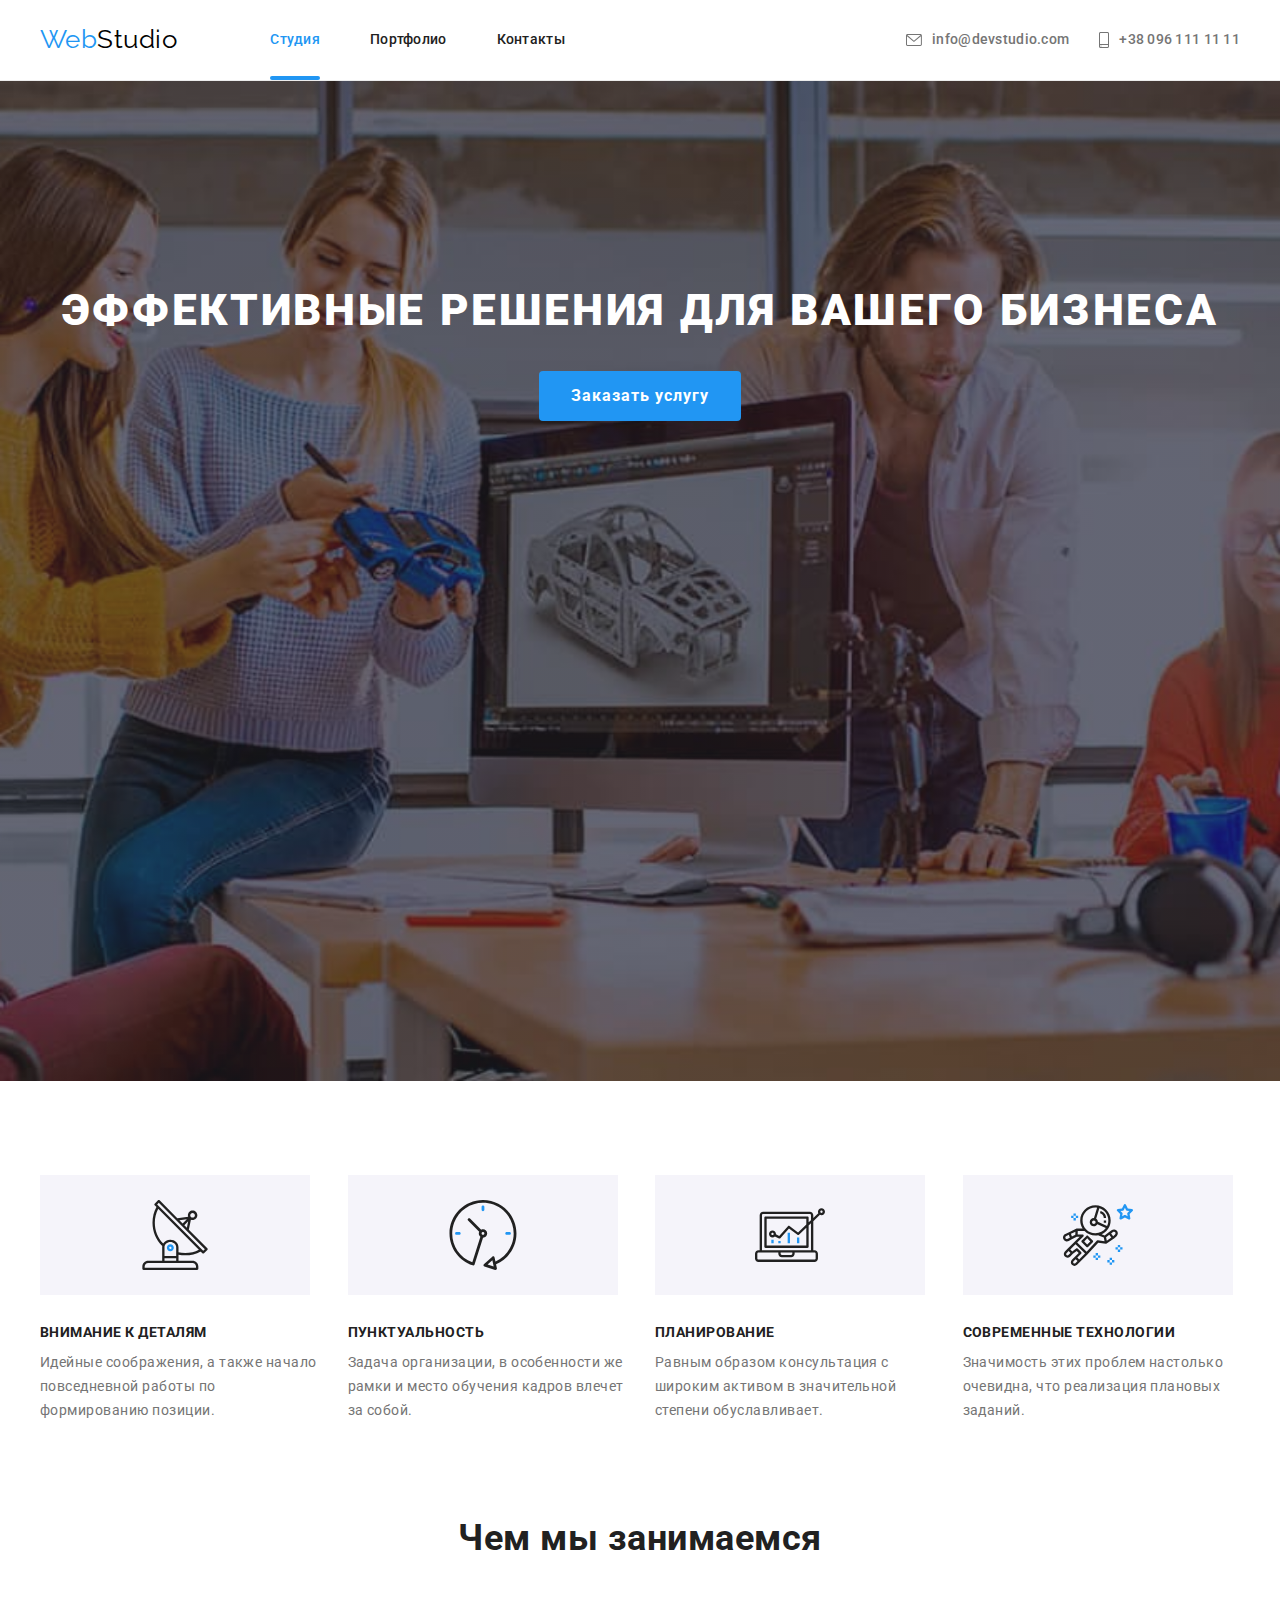
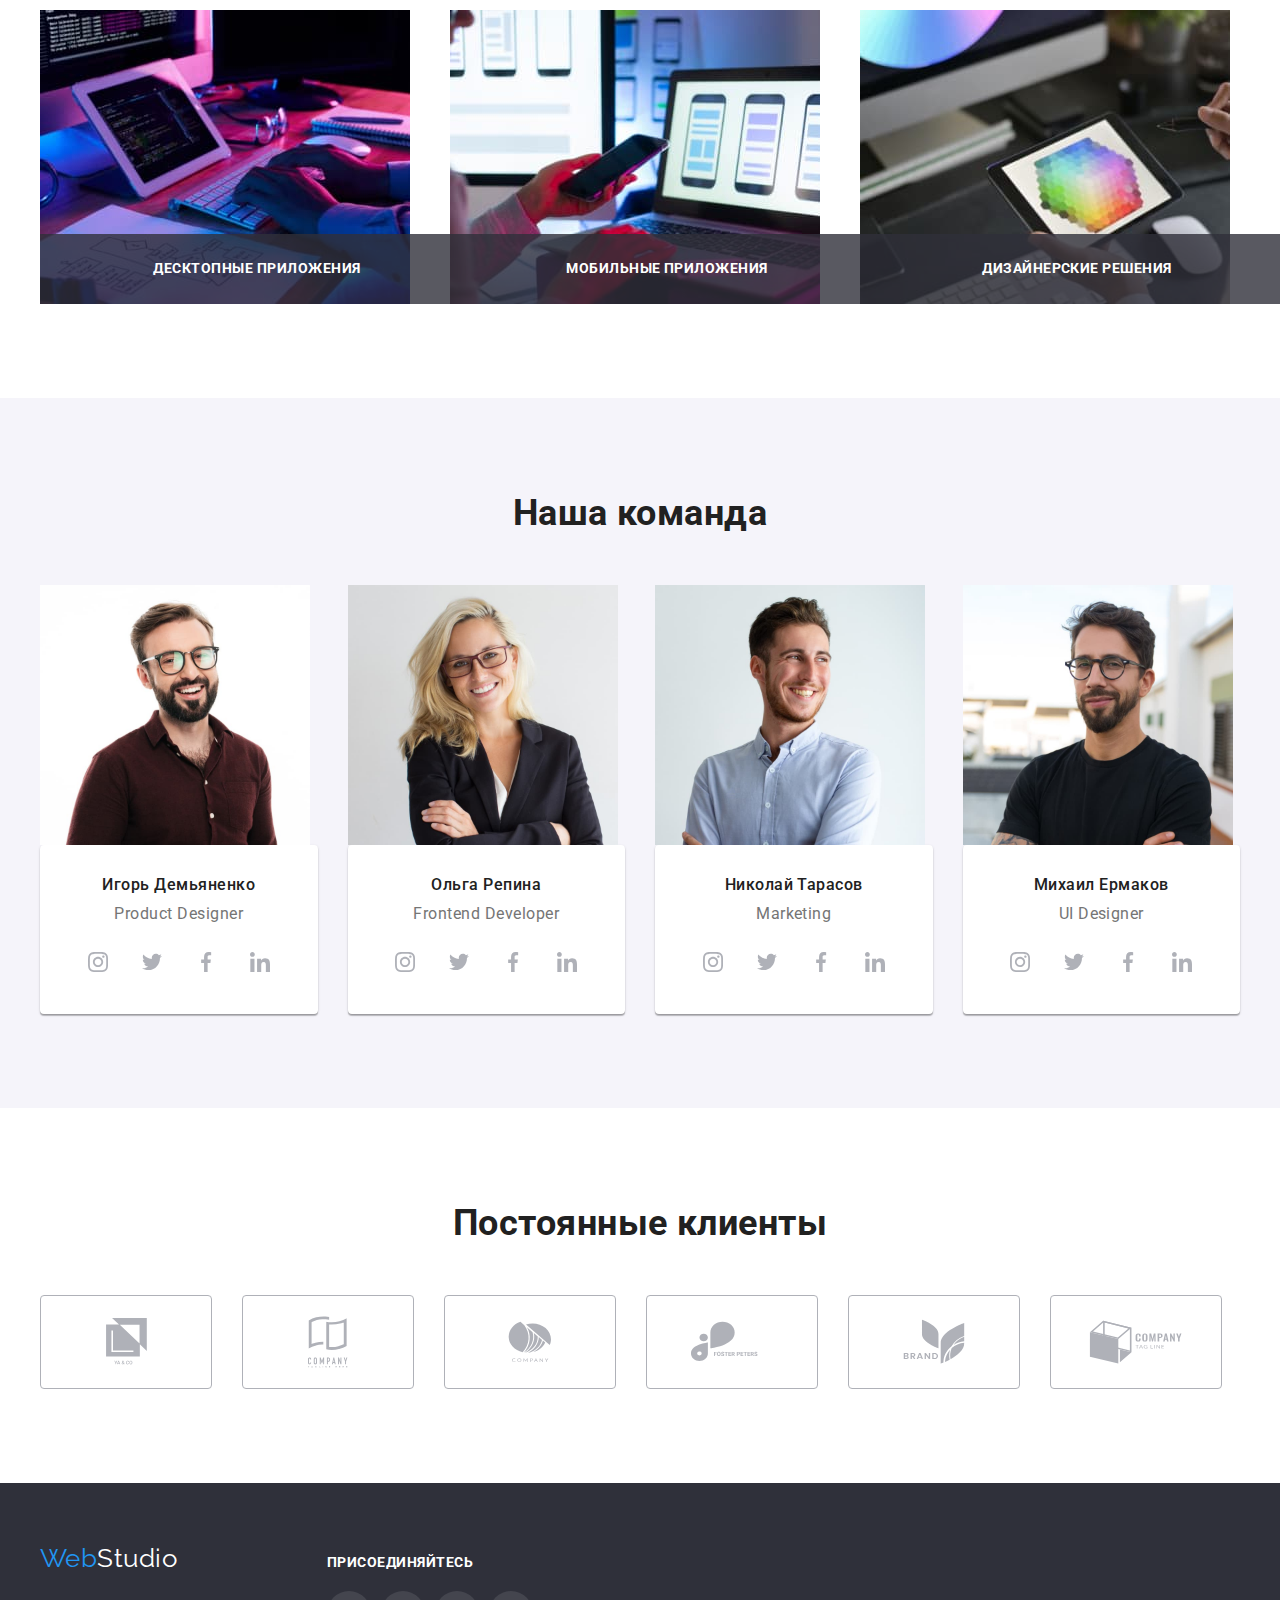
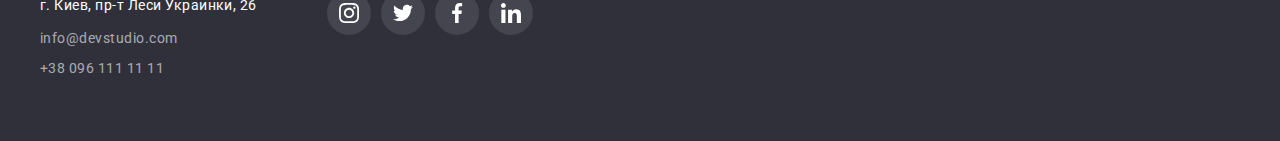
<file: index.html>
<!DOCTYPE html>
<html lang="ru">
    
    <head>
        <meta charset="UTF-8">
        <meta http-equiv="X-UA-Compatible" content="IE=edge">
        <meta name="viewport" content="width=device-width, initial-scale=1.0">
        <title>Document</title>
        <link rel="preconnect" href="https://fonts.gstatic.com">
        <link href="https://fonts.googleapis.com/css2?family=Raleway:wght@700&family=Roboto:wght@400;500;700;900&display=swap"
            rel="stylesheet">
            <link rel="stylesheet" href="https://cdnjs.cloudflare.com/ajax/libs/modern-normalize/1.0.0/modern-normalize.min.css"
                integrity="sha512-ISS7cAi1PEhQ8jnbJpJZMd29NlhNj4AWYyLOSp2CE/CsHxTCu+r+t0D2yoJudVrd0/8fTVPUVDzY5Tvli75u/g=="
                crossorigin="anonymous" />
        <link href="css/styles.css" rel="stylesheet">
    </head>

    <body>

        <!-- Верхняя линия -->

        <header class="header">
            <div class="container haeder-container">
                <nav class="navigation">
                    <a class="logo link" href="./index.html" lang="en">
                        <span class="accent">Web</span>Studio  
                    </a>
                    <ul class="site-nav-list">
                        <li class="item-list nav-item">
                            <div class="nav-item-current">
                            <a href="./index.html" lang="en" class="link nav-link current">Студия</a>
                        </div>
                    </li>
                        <li class="item-list nav-item"><a href="./portfolio.html" lang="en" class="link nav-link">Портфолио</a></li>
                        <li class="item-list nav-item"><a href="" class="link nav-link">Контакты</a></li>          
                    </ul>
                </nav>
                <ul class="contacts-list">
                    <li class="item-list" lang="en">                            
                        <a href="mailto:info@devstudio.com" class="contacts-link link mail-contacts-link"> 
                            <svg class="contacts-icon icon" width="16px" height="16px">
                                <use href="./images/icons.svg#icon-envelope"></use> 
                            </svg>info@devstudio.com
                        </a>
                    </li>
                    <li class="item-list">
                        <a href="tel:+380961111111" class="contacts-link link phone-contacts-link">
                            <svg class="contacts-icon icon" width="10px" height="16px">
                                <use href="./images/icons.svg#icon-smartphone"></use> 
                            </svg>+38 096 111 11 11
                        </a>
                    </li>                
                </ul> 
            </div>
        </header> 

        <!--Основной текст, уникальный контент-->

        <main>

            <!--Hero-->
            <section class="hero">
                <div class="container">
                    <h1 class=hero-title>Эффективные решения для вашего бизнеса</h1>
                    <button type="button" class="button primery" data-modal-open> Заказать услугу </button>
                </div>
            </section>

            <!--Особенности-->
            <section class="section section-feature">
                <div class="container">
                    <h2 class="visually-hidden"> Преимущества </h2> <!-- скрытый текст  -->
                    <ul  class="feature-section-list list">
                        <li class="item-list feature-item">
                            <div class="feature-icon"> 
                                <svg class="icon" width="70px" height="70px">
                                    <use href="./images/icons.svg#icon-antenna"></use> 
                                </svg>   
                            </div> 
                            <h3 class="section-subtitle feature-title">Внимание к деталям</h3>
                            <p class="feature-title-text text">
                                Идейные соображения, а также начало повседневной работы по формированию позиции.
                            </p>
                        </li>
                        <li class="item-list feature-item">
                            <div class="feature-icon">                            
                                <svg class="icon" width="70px" height="70px">
                                    <use href="./images/icons.svg#icon-clock"></use> 
                                </svg>
                            </div>                               
                            <h3 class="section-subtitle feature-title">Пунктуальность</h3>
                            <p class="feature-title-text text">
                                Задача организации, в особенности же рамки и место обучения кадров влечет за собой.
                            </p>
                        </li>
                        <li class="item-list feature-item">
                            <div class="feature-icon">
                                <svg class="icon" width="70px" height="70px">
                                    <use href="./images/icons.svg#icon-diagram"></use> 
                                </svg>
                            </div>
                            <h3 class="section-subtitle feature-title">Планирование</h3>
                            <p class="feature-title-text text">
                                Равным образом консультация с широким активом в значительной степени обуславливает.
                            </p>
                        </li>
                        <li class="item-list feature-item">
                            <div class="feature-icon">
                                <svg class="icon" width="70px" height="70px">
                                    <use href="./images/icons.svg#icon-astronaut"></use> 
                                </svg>
                            </div>
                            <h3 class="section-subtitle feature-title">Современные технологии</h3>
                            <p class="feature-title-text text">
                                Значимость этих проблем настолько очевидна, что реализация плановых заданий.
                            </p>
                        </li>    
                    </ul>
                </div>
            </section>

            <!--Чем мы занимаемся-->
            <section class="section box-section">
                <div class="container">
                    <h2  class="section-title">Чем мы занимаемся</h2>
                    <ul class="box-section-list list">
                        <li class="item-list box-item">
                            <img class="image-box image" src="./images/box-1.jpg" alt="Работа на ПК" width="370" height="294" />
                            <h3 class="box-subtitle">Десктопные приложения</h3>
                        </li>
                        <li class="item-list box-item">
                            <img class="image-box image" src="./images/box-2.jpg" alt="Работа на ноутбуке и смартфоне" width="370" height="294"/>
                            <h3 class="box-subtitle">Мобильные приложения</h3>
                        </li>
                        <li class="item-list box-item">
                            <img class="image-box image" src="./images/box-3.jpg" alt="Работа на планшете" width="370" height="294"/>
                            <h3 class="box-subtitle">Дизайнерские решения</h3>
                        </li>
                    </ul>
                </div>
            </section>

            <!--Команда-->
            <section class="section section-team">
                <div class="container">
                    <h2 class="section-title">Наша команда</h2>
                    <ul class="team-section-list list">
                        <li class="item-list">
                            <img class="image-team-member image" src="./images/team-member-1.jpg" alt="Игорь Демьяненко" width="270" height="260"/> <!--возможно ссылка-->                 
                                <div class="text-team-member-container">
                                    <h3 class="section-subtitle team-member">Игорь Демьяненко</h3>
                                    <p class="team-member-text text" lang="en">Product Designer</p>
                                    <ul class="icon-list list">
                                        <li class="item-list">
                                            <a class="link social-link" href=""> 
                                                <svg class="social-icon icon" width="20px" height="20px">
                                                    <use href="./images/icons.svg#icon-instagram"></use> 
                                                </svg> 
                                            </a>
                                        </li>
                                        <li class="item-list">
                                            <a class="link social-link" href="">
                                                <svg class="social-icon icon" width="20px" height="20px">
                                                    <use href="./images/icons.svg#icon-twitter"></use> 
                                                </svg>
                                            </a>
                                        </li>
                                        <li class="item-list">
                                            <a class="link social-link" href="">
                                                <svg class="social-icon icon" width="20px" height="20px">
                                                    <use href="./images/icons.svg#icon-facebook"></use> 
                                                </svg>
                                            </a>
                                        </li>
                                        <li class="item-list">
                                            <a class="link social-link" href="">
                                                <svg class="social-icon icon" width="20px" height="20px">
                                                    <use href="./images/icons.svg#icon-linkedin"></use> 
                                                </svg>
                                            </a>
                                        </li>
                                    </ul>
                                </div>                            
                        </li>
                        <li class="item-list">
                            <img class="image-team-member image" src="./images/team-member-2.jpg" alt="Ольга Репина" width="270" height="260"/>
                                <div class="text-team-member-container">
                                    <h3 class="section-subtitle team-member">Ольга Репина</h3>
                                    <p class="team-member-text text" lang="en">Frontend Developer</p>
                                    <ul class="icon-list list">
                                        <li class="item-list">
                                            <a class="link social-link" href=""> 
                                                <svg class="social-icon icon" width="20px" height="20px">
                                                    <use href="./images/icons.svg#icon-instagram"></use> 
                                                </svg> 
                                            </a>
                                        </li>
                                        <li class="item-list">
                                            <a class="link social-link" href="">
                                                <svg class="social-icon icon" width="20px" height="20px">
                                                    <use href="./images/icons.svg#icon-twitter"></use> 
                                                </svg>
                                            </a>
                                        </li>
                                        <li class="item-list">
                                            <a class="link social-link" href="">
                                                <svg class="social-icon icon" width="20px" height="20px">
                                                    <use href="./images/icons.svg#icon-facebook"></use> 
                                                </svg>
                                            </a>
                                        </li>
                                        <li class="item-list">
                                            <a class="link social-link" href="">
                                                <svg class="social-icon icon" width="20px" height="20px">
                                                    <use href="./images/icons.svg#icon-linkedin"></use> 
                                                </svg>
                                            </a>
                                        </li>
                                    </ul>                                    
                                </div>
                        </li>
                        <li class="item-list">
                            <img class="image-team-member image" src="./images/team-member-3.jpg" alt="Николай Тарасов" width="270" height="260"/>
                                <div class="text-team-member-container">
                                    <h3 class="section-subtitle team-member">Николай Тарасов</h3>
                                    <p class="team-member-text text" lang="en">Marketing</p>
                                    <ul class="icon-list list">
                                        <li class="item-list">
                                            <a class="link social-link" href=""> 
                                                <svg class="social-icon icon" width="20px" height="20px">
                                                    <use href="./images/icons.svg#icon-instagram"></use> 
                                                </svg> 
                                            </a>
                                        </li>
                                        <li class="item-list">
                                            <a class="link social-link" href="">
                                                <svg class="social-icon icon" width="20px" height="20px">
                                                    <use href="./images/icons.svg#icon-twitter"></use> 
                                                </svg>
                                            </a>
                                        </li>
                                        <li class="item-list">
                                            <a class="link social-link" href="">
                                                <svg class="social-icon icon" width="20px" height="20px">
                                                    <use href="./images/icons.svg#icon-facebook"></use> 
                                                </svg>
                                            </a>
                                        </li>
                                        <li class="item-list">
                                            <a class="link social-link" href="">
                                                <svg class="social-icon icon" width="20px" height="20px">
                                                    <use href="./images/icons.svg#icon-linkedin"></use> 
                                                </svg>
                                            </a>
                                        </li>
                                    </ul>
                                </div>
                        </li>
                        <li class="item-list">
                            <img class="image-team-member image" src="./images/team-member-4.jpg" alt="Михаил Ермаков" width="270" height="260"/>
                                <div class="text-team-member-container">
                                    <h3 class="section-subtitle team-member">Михаил Ермаков</h3>
                                    <p class="team-member-text text" lang="en">UI Designer</p>
                                    <ul class="icon-list list">
                                        <li class="item-list">
                                            <a class="link social-link" href=""> 
                                                <svg class="social-icon icon" width="20px" height="20px">
                                                    <use href="./images/icons.svg#icon-instagram"></use> 
                                                </svg> 
                                            </a>
                                        </li>
                                        <li class="item-list">
                                            <a class="link social-link" href="">
                                                <svg class="social-icon icon" width="20px" height="20px">
                                                    <use href="./images/icons.svg#icon-twitter"></use> 
                                                </svg>
                                            </a>
                                        </li>
                                        <li class="item-list">
                                            <a class="link social-link" href="">
                                                <svg class="social-icon icon" width="20px" height="20px">
                                                    <use href="./images/icons.svg#icon-facebook"></use> 
                                                </svg>
                                            </a>
                                        </li>
                                        <li class="item-list">
                                            <a class="link social-link" href="">
                                                <svg class="social-icon icon" width="20px" height="20px">
                                                    <use href="./images/icons.svg#icon-linkedin"></use> 
                                                </svg>
                                            </a>
                                        </li>
                                    </ul>
                                </div>
                        </li>
                    </ul>
                </div>
            </section>

            <!-- клиенты-->
            <section class="section section-customer">                
                <div class="container">
                    <h2 class="section-title"> Постоянные клиенты </h2>
                    <ul class="customer-list list">
                        <li class="item-list customer-item-list ">
                            <a class="link customer-link" href=""> 
                                <svg class="customer-icon icon" width="41px" height="46.7px">
                                    <use href="./images/icons.svg#icon-customer-1" ></use> <!-- <use href="./images/icons.svg#edit"></use> im file id=edit-->
                                </svg>
                            </a>
                        </li>
                        <li class="item-list customer-item-list">
                            <a class="link customer-link" href=""> 
                                <svg class="customer-icon icon" width="40px" height="52px">
                                    <use href="./images/icons.svg#icon-customer-2"></use>
                                </svg> 
                            </a>
                        </li>
                        <li class="item-list customer-item-list">
                            <a class="link customer-link" href=""> 
                                <svg class="customer-icon icon" width="43.46px" height="41.18px">
                                    <use href="./images/icons.svg#icon-customer-3"></use> 
                                </svg>
                            </a>
                        </li>
                        <li class="item-list customer-item-list">
                            <a class="link customer-link" href=""> 
                                <svg class="customer-icon icon" width="84.44px" height="40.62px">
                                    <use href="./images/icons.svg#icon-customer-4"></use> 
                                </svg>
                            </a>
                        </li>
                        <li class="item-list customer-item-list">
                            <a class="link customer-link" href=""> 
                                <svg class="customer-icon icon" width="62.54px" height="45.43px">
                                    <use href="./images/icons.svg#icon-customer-5"></use> 
                                </svg>
                            </a>
                        </li>
                        <li class="item-list customer-item-list">
                            <a class="link customer-link" href=""> 
                                <svg class="customer-icon icon" width="93.79px" height="43.93px">
                                    <use href="./images/icons.svg#icon-customer-6"></use> 
                                </svg>
                            </a>
                        </li>
                    </ul>

                </div>
            </section>
        </main>

        <!--Подвал-->

        <footer class="footer">
            <div class="container footer-container">
                <div class="address-footer">
                <a class="logo logo-footer" href="./index.html" lang="en">
                    <span class="accent">Web</span>Studio
                </a>
                
                <address class="address"> 
                    <a class="address-link link" href="https://goo.gl/maps/sPiDw47EjTjkmQh69" target="_blank" rel="noopener noreferrer">г. Киев, пр-т Леси Украинки, 26</a> <!--ссылка открывается в новой вкладке-->
                    <ul class="footer-contacts-list">
                        <li class="item-list" lang="en"><a class="footer-link link" href="mailto:info@devstudio.com">info@devstudio.com</a></li>
                        <li class="item-list"><a class="footer-link link" href="tel:+380961111111">+38 096 111 11 11</a></li>
                    </ul> 
                </address>
                </div>

                <div class="social-footer">
                    <h3 class="title-social"> присоединяйтесь </h3>
                    <ul class="icon-list social-list list">
                        <li class="item-list">
                            <a class="link social-link social-link-footer" href=""> 
                                <svg class="social-icon icon" width="20px" height="20px">
                                    <use href="./images/icons.svg#icon-instagram"></use> 
                                </svg>
                            </a>
                        </li>
                        <li class="item-list">
                            <a class="link social-link social-link-footer" href=""> 
                                <svg class="social-icon icon" width="20px" height="20px">
                                    <use href="./images/icons.svg#icon-twitter"></use> 
                                </svg>
                            </a>
                        </li>
                        <li class="item-list">
                            <a class="link social-link social-link-footer" href=""> 
                                <svg class="social-icon icon" width="20px" height="20px">
                                    <use href="./images/icons.svg#icon-facebook"></use> 
                                </svg>
                            </a>
                        </li>
                        <li class="item-list">
                            <a class="link social-link social-link-footer"  href=""> 
                                <svg class="social-icon icon" width="20px" height="20px">
                                    <use href="./images/icons.svg#icon-linkedin"></use> 
                                </svg>
                            </a>
                        </li>
                    </ul>
                </div>
            </div>
        </footer>

        <!-- Модальное окно -->
        <div class="backdrop is-hidden" data-modal>
            <div class="modal">
                <button class="modal-button" data-modal-close>
                    <svg class="modal-icon icon" width="11px" height="11px">
                        <use href="./images/icons.svg#icon-close"></use> 
                    </svg>
                </button>
            </div>
        </div>

        <script src="./js/modal.js"></script>
    </body>    
</html>
</file>
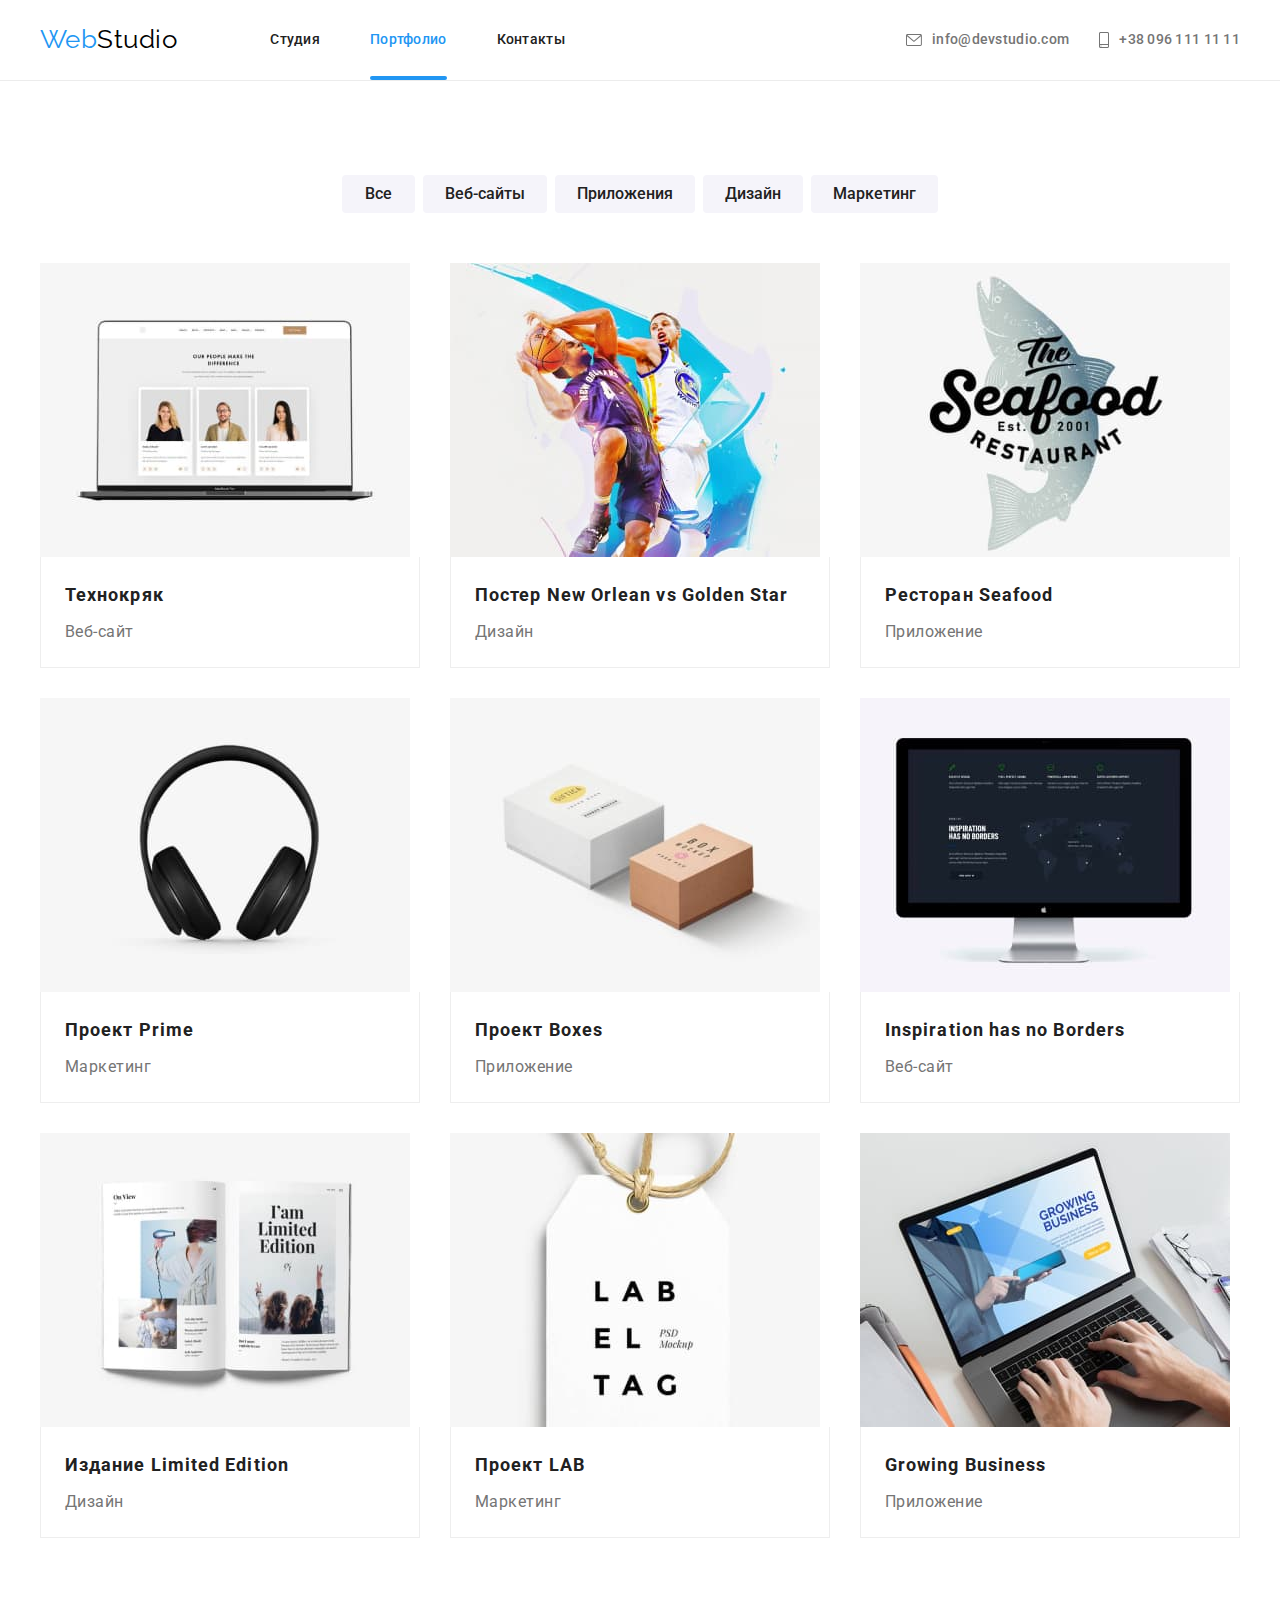
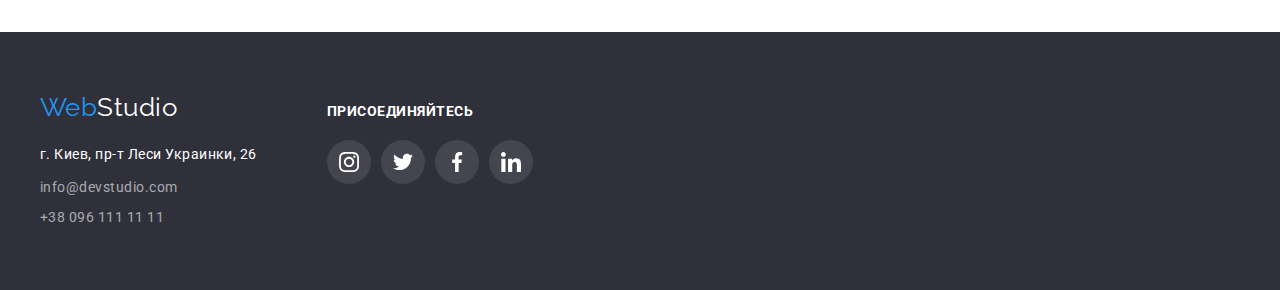
<file: portfolio.html>
<!DOCTYPE html>
<html lang="ru">

    <head>
        <meta charset="UTF-8">
        <meta http-equiv="X-UA-Compatible" content="IE=edge">
        <meta name="viewport" content="width=device-width, initial-scale=1.0">
        <title>Document</title>
        <link rel="preconnect" href="https://fonts.gstatic.com">
        <link href="https://fonts.googleapis.com/css2?family=Raleway:wght@700&family=Roboto:wght@400;500;700;900&display=swap"
            rel="stylesheet">
            <link rel="stylesheet" href="https://cdnjs.cloudflare.com/ajax/libs/modern-normalize/1.0.0/modern-normalize.min.css"
                integrity="sha512-ISS7cAi1PEhQ8jnbJpJZMd29NlhNj4AWYyLOSp2CE/CsHxTCu+r+t0D2yoJudVrd0/8fTVPUVDzY5Tvli75u/g=="
                crossorigin="anonymous" />
        <link href="css/styles.css" rel="stylesheet">
    </head>

    <body>

        <!-- Верхняя линия -->

        <header class="header">
            <div class="container haeder-container">
                <nav class="navigation">
                    <a class="logo link" href="./index.html" lang="en">
                        <span class="accent">Web</span>Studio
                    </a>
                    <ul class="site-nav-list">
                        <li class="item-list nav-item"><a href="./index.html" lang="en" class="nav-link link">Студия</a></li>
                        <li class="item-list nav-item">
                            <div class="nav-item-current">
                                <a href="./portfolio.html" lang="en" class="nav-link link current">Портфолио</a>
                            </div>
                        </li>
                        <li class="item-list nav-item"><a href="" class="nav-link link">Контакты</a></li>
                    </ul>
                </nav>
                <ul class="contacts-list">
                    <li class="item-list" lang="en">                            
                        <a href="mailto:info@devstudio.com" class="contacts-link link mail-contacts-link"> 
                            <svg class="contacts-icon icon" width="16px" height="16px">
                                <use href="./images/icons.svg#icon-envelope"></use> 
                            </svg>info@devstudio.com
                        </a>
                    </li>
                    <li class="item-list">
                        <a href="tel:+380961111111" class="contacts-link link phone-contacts-link">
                            <svg class="contacts-icon icon" width="10px" height="16px">
                                <use href="./images/icons.svg#icon-smartphone"></use> 
                            </svg>+38 096 111 11 11
                        </a>
                    </li>                
                </ul>
            </div>
        </header>

        <!--Основной текст, уникальный контент-->

        <main>
            <section class="section">
                <div class="container">
                    <h2 class="visually-hidden">Портфолио</h2>
                    <!-- <div class="container secondary-button-container"> -->
                        <ul class="button-section-list list">
                            <li class="item-list"><button type="button" class="button secondary"> Все </button></li>
                            <li class="item-list"><button type="button" class="button secondary"> Веб-сайты </button></li>
                            <li class="item-list"><button type="button" class="button secondary"> Приложения </button></li>
                            <li class="item-list"><button type="button" class="button secondary"> Дизайн </button></li>
                            <li class="item-list"><button type="button" class="button secondary"> Маркетинг </button></li>
                        </ul>
                    <!-- </div>
                    <div class="container"> -->
                        <ul class="work-section-list list">
                            <li class="item-list">
                                <a class="link work-link" href="">
                                    <div class="work-image-thumb">
                                        <img class="image-project image" src="./images/project-1.jpg" alt="Ноутбук с открытым сайтом Технокряк" width="370" height="294" />
                                        <div class="work-overlay">                                            
                                            <p class="hidden-work-text">Технокряк это современная площадка распространения коронавируса. Компании используют эту платформу для цифрового шпионажа и атак на защищённые сервера конкурентов.</p>
                                        </div>
                                    </div>
                                    <div class="work-title-container">
                                        <h3 class="section-subtitle work-title">Технокряк</h3>
                                        <p class="work-title-text text">Веб-сайт</p>
                                    </div>                                    
                                </a>
                            </li>

                            <li class="item-list work-item-list">
                                <a class="link work-link" href="">
                                    <div class="work-image-thumb">    
                                        <img class="image-project image" src="./images/project-2.jpg" alt="Постер с двумя баскетболистами" width="370" height="294" />
                                        <div class="work-overlay">                                            
                                            <p class="hidden-work-text">Тут могла быть Ваша реклама</p>
                                        </div>
                                    </div>
                                    <div class="work-title-container">
                                        <h3 class="section-subtitle work-title">Постер <span lang="en">New Orlean vs Golden Star</span></h3>
                                        <p class="work-title-text text">Дизайн</p>
                                    </div>
                                </a>
                            </li>

                            <li class="item-list">
                                <a class="link work-link" href="">
                                    <div class="work-image-thumb"> 
                                        <img class="image-project image" src="./images/project-3.jpg" alt="Иконка ресторана с изображением рыбы" width="370" height="294" />
                                        <div class="work-overlay">                                            
                                            <p class="hidden-work-text">Тут могла быть Ваша реклама</p>
                                        </div>
                                    </div>
                                    <div class="work-title-container">
                                        <h3 class="section-subtitle work-title">Ресторан <span lang="en">Seafood</span></h3>
                                        <p class="work-title-text text">Приложение</p>
                                    </div>
                                </a>
                            </li>

                            <li class="item-list">
                                <a class="link work-link" href="">
                                    <div class="work-image-thumb"> 
                                        <img class="image-project image" src="./images/project-4.jpg" alt="Наушники" width="370" height="294" />
                                        <div class="work-overlay">                                            
                                            <p class="hidden-work-text">Тут могла быть Ваша реклама</p>
                                        </div>
                                    </div>
                                    <div class="work-title-container">
                                        <h3 class="section-subtitle work-title">Проект <span lang="en">Prime</span></h3>
                                        <p class="work-title-text text">Маркетинг</p> 
                                    </div>
                                </a>
                            </li>

                            <li class="item-list">
                                <a class="link work-link" href="">
                                    <div class="work-image-thumb"> 
                                        <img class="image-project image" src="./images/project-5.jpg" alt="Две коробки" width="370" height="294" />
                                        <div class="work-overlay">                                            
                                            <p class="hidden-work-text">Тут могла быть Ваша реклама</p>
                                        </div>
                                    </div>
                                    <div class="work-title-container">
                                        <h3 class="section-subtitle work-title">Проект <span lang="en">Boxes</span></h3>
                                        <p class="work-title-text text">Приложение</p>
                                    </div>
                                </a>
                            </li>

                            <li class="item-list">
                                <a class="link work-link" href="">
                                    <div class="work-image-thumb"> 
                                        <img class="image-project image" src="./images/project-6.jpg" alt="Монитор с открытым сайтом Inspiration has no Borders" width="370" height="294" />
                                        <div class="work-overlay">                                            
                                            <p class="hidden-work-text">Тут могла быть Ваша реклама</p>
                                        </div>
                                    </div>
                                    <div class="work-title-container">
                                        <h3 class="section-subtitle work-title"><span lang="en">Inspiration has no Borders</span></h3>
                                        <p class="work-title-text text">Веб-сайт</p>
                                    </div>
                                </a>
                            </li>

                            <li class="item-list">
                                <a class="link work-link" href="">
                                    <div class="work-image-thumb"> 
                                        <img class="image-project image" src="./images/project-7.jpg" alt="Раскрытая книга" width="370" height="294" />
                                        <div class="work-overlay">                                            
                                            <p class="hidden-work-text">Тут могла быть Ваша реклама</p>
                                        </div>
                                    </div>
                                    <div class="work-title-container">
                                        <h3 class="section-subtitle work-title">Издание <span lang="en">Limited Edition</span></h3>
                                        <p class="work-title-text text">Дизайн</p>
                                    </div>
                                </a>
                            </li>

                            <li class="item-list">
                                <a class="link work-link" href="">
                                    <div class="work-image-thumb"> 
                                        <img class="image-project image" src="./images/project-8.jpg" alt="Бирка с названием проекта" width="370" height="294" />
                                        <div class="work-overlay">                                            
                                            <p class="hidden-work-text">Тут могла быть Ваша реклама</p>
                                        </div>
                                    </div>
                                    <div class="work-title-container">
                                        <h3 class="section-subtitle work-title">Проект <span lang="en">LAB</span></h3>
                                        <p class="work-title-text text">Маркетинг</p>
                                    </div>
                                </a>
                            </li>

                            <li class="item-list">
                                <a class="link work-link" href="">                                    
                                    <div class="work-image-thumb"> 
                                        <img class="image-project image" src="./images/project-9.jpg" alt="Ноутбук с открытым приложением Growing Business" width="370" height="294" />
                                        <div class="work-overlay">                                            
                                            <p class="hidden-work-text">Тут могла быть Ваша реклама</p>
                                        </div>
                                    </div>
                                    <div class="work-title-container">
                                        <h3 class="section-subtitle work-title"><span lang="en">Growing Business</span></h3>
                                        <p class="work-title-text text">Приложение</p>
                                    </div>
                                </a>
                            </li>

                        </ul>
                    <!-- </div>     -->
                </div>
            </section>
        </main>

        <!--Подвал-->

        <footer class="footer">
            <div class="container footer-container">
                <div class="address-footer">
                <a class="logo logo-footer" href="./index.html" lang="en">
                    <span class="accent">Web</span>Studio
                </a>
                
                <address class="address"> 
                    <a class="address-link link" href="https://goo.gl/maps/sPiDw47EjTjkmQh69" target="_blank" rel="noopener noreferrer">г. Киев, пр-т Леси Украинки, 26</a> <!--ссылка открывается в новой вкладке-->
                    <ul class="footer-contacts-list">
                        <li class="item-list" lang="en"><a class="footer-link link" href="mailto:info@devstudio.com">info@devstudio.com</a></li>
                        <li class="item-list"><a class="footer-link link" href="tel:+380961111111">+38 096 111 11 11</a></li>
                    </ul> 
                </address>
                </div>

                <div class="social-footer">
                    <h3 class="title-social"> присоединяйтесь </h3>
                    <ul class="icon-list social-list list">
                        <li class="item-list">
                            <a class="link social-link social-link-footer" href=""> 
                                <svg class="social-icon icon" width="20px" height="20px">
                                    <use href="./images/icons.svg#icon-instagram"></use> 
                                </svg>
                            </a>
                        </li>
                        <li class="item-list">
                            <a class="link social-link social-link-footer" href=""> 
                                <svg class="social-icon icon" width="20px" height="20px">
                                    <use href="./images/icons.svg#icon-twitter"></use> 
                                </svg>
                            </a>
                        </li>
                        <li class="item-list">
                            <a class="link social-link social-link-footer" href=""> 
                                <svg class="social-icon icon" width="20px" height="20px">
                                    <use href="./images/icons.svg#icon-facebook"></use> 
                                </svg>
                            </a>
                        </li>
                        <li class="item-list">
                            <a class="link social-link social-link-footer"  href=""> 
                                <svg class="social-icon icon" width="20px" height="20px">
                                    <use href="./images/icons.svg#icon-linkedin"></use> 
                                </svg>
                            </a>
                        </li>
                    </ul>
                </div>
            </div>
        </footer>

    </body>

</html>
</file>
<file: css/styles.css>
:root {
  --primary-text-color: #757575;
  --title-text-color: #212121;
  --accent-color: #2196f3;
  --primary-white-color: #ffffff;
  --primary-black-color: #000000;
  --primary-bg-color: #2f303a;
  --secondary-bg-color: #f5f4fa;
  --contacts-text-color: rgba(255, 255, 255, 0.6);
  --secondary-accent-color: #188ce8;
  --image-set-gap: 30px; /*отступ между изображениями*/
  --nav-set-gap: 50px;
  --icon-color: #AFB1B8;
  --timing-function: cubic-bezier(0.4, 0, 0.2, 1);
  --duration: 250ms; /* 250ms; */
}

body {
  margin: 0;
  background-color: var(--primary-white-color);
  color: var(--primary-text-color);
  font-family: Roboto, sans-serif;
  letter-spacing: 0.03em; 
}

/*========== сброс настроек ==========*/

/*========== заголовки и параграфы ==========*/

h1, h2, h3, h4, h5, h6, p {
  margin-top: 0;
  margin-bottom: 0;
}

/*========== списки ==========*/
ul, ol {
  margin-top: 0;
  margin-bottom: 0;
  padding-left: 0;
}

/*========== элементы списка ==========*/

.item-list
/* .list,
.site-nav-list, 
.contacts-list,
.footer-contacts-list  */
{
  /* padding: 0;
  margin: 0; */
  list-style: none;
}

/*========== ссылки ==========*/
.link {
  text-decoration: none;
}

/*========== картинки ==========*/

.image {
  display: block;
  max-width: 100%;
}

/*========== end сброс настроек ==========*/



/*========== контейнер ==========*/

.container {
  width: 1200px;
  margin-top: 0;
  margin-left: auto;
  margin-right: auto;
  padding-left: 15px;
  padding-right: 15px;
}

.section {
  padding-top: 94px;
  padding-bottom: 94px;
}

.section-feature {
  padding-bottom: 47px;
}

.box-section {
  padding-top: 47px;
}

/*========== end контейнер ==========*/


/*========== скрываем заголовки ==========*/

.visually-hidden {
  position: absolute;
  width: 1px;
  height: 1px;
  margin: -1px;
  border: 0;
  padding: 0;
  
  white-space: nowrap;
  clip-path: inset(100%);
  clip: rect(0 0 0 0);
  overflow: hidden;
}


/*========== header ==========*/

.header {
  border-bottom: 1px solid #ececec;
}

.navigation {
  display: flex;
  align-items: center;
}

.haeder-container {
  display: flex;
  justify-content: space-between;
  align-items: center;
}

/*========== логотип ==========*/
.logo {
  margin-right: 93px; 
  
  color: var(--primary-black-color);
  font-family: Raleway, sans-serif;
  text-decoration: none; /*отменяет подчеркивание ссылки*/
  font-size: 26px;
  line-height: 1.2; /*коэффициент 31px:26px */
}

.accent {
  color: var(--accent-color);
}
/*========== end логотип ==========*/


/*========== навигация сайта ==========*/

.site-nav-list, .contacts-list {
  display: flex;
  margin-top: 0;
  margin-bottom: 0;
  flex-wrap: wrap;
   /* margin-left: calc(-1 * var(--nav-set-gap)); */
  /* margin-bottom: calc(-1 * var(--nav-set-gap)); */
}

.site-nav-list .item-list:not(:last-child) {
  margin-right: var(--nav-set-gap);
  /* margin-bottom: var(--nav-set-gap); */
}

.contacts-list .item-list:not(:last-child) {
  margin-right: var(--image-set-gap);
}

.site-nav-list .nav-link {
  display: block;
  padding-top: 32px;
  padding-bottom: 32px;

  color: var(--title-text-color);
  font-weight: 500;
  font-size: 14px;
  line-height: 1.14;
  letter-spacing: 0.02em;
  text-decoration: none;

  transition-property: color;
  transition-duration: var(--duration);
  transition-timing-function: var(--timing-function);
}

.site-nav-list .nav-link:hover,
.site-nav-list .nav-link:focus {
  color: var(--accent-color);
  
}

.site-nav-list .nav-link.current {
  display: block;
  position: relative; 
  color: var(--accent-color);
}

/*========== нижнее подчеркивание ==========*/
/* .nav-item-current */
.current::after {
  display: block;
  content: '';
  position: absolute;  
  left: 0;
  bottom: 0;
  height: 4px;
  width: 100%;
  background-color: var(--accent-color);
  border-radius: 2px;
    }
/*========== end навигация сайта ==========*/


/*========== контакты ==========*/

.contacts-link {
  display: block;
  display: flex;
  padding-top: 32px;
  padding-bottom: 32px;

  color: var(--primary-text-color); 
  font-weight: 500;
  font-size: 14px;
  line-height: 1.14;
  letter-spacing: 0.02em;
  text-decoration: none;

  transition-property: color;
  transition-duration: var(--duration);
  transition-timing-function: var(--timing-function);
}

.contacts-link:hover,
.contacts-link:focus {
  color: var(--accent-color);
  fill: currentColor;  /*fill: var(--accent-color); */
}

  .contacts-icon {
  display: inline-block;
   margin-right: 10px;
  fill: currentColor;
   } 

/*========== end контакты ==========*/
/*========== end header ==========*/


/*========== hero ==========*/

.hero {
  text-align: center;
  max-width: 1600px;
  height: 600px; /*min-height: 600px;*/
  margin-right: auto;
  margin-left: auto; 
    padding-top: 200px;
  padding-bottom: 200px;
  background-color:  #C4C4C4; /* если не подгрузит картинка var(--primary-bg-color)*/
   background-image: linear-gradient(  /* затемнение картинки */
      to right, 
      rgba(47, 48, 58, 0.4), 
      rgba(47, 48, 58, 0.4)
      ), 
      url('../images/hero-img.jpg'); 

  background-repeat: no-repeat; /* не повторять */
  background-position: center; /* всегда по центру */
  background-size: cover; /* максимальное вмещение картинки в контейнер*/
}

  .hero-title {
  /* width: 700px; */
  margin: 0 auto 30px auto;
  color: var(--primary-white-color);
  font-weight: 900;
  font-size: 44px;
  line-height: 1.36;
  letter-spacing: 0.06em;
  text-transform: uppercase; /*БОЛЬШИЕ БУКВЫ*/
}
/*========== end hero ==========*/


/*========== кнопки ==========*/

.button {
  font-family: inherit; /*кнопка унаследует свойства*/
  display: inline-block;
  cursor: pointer;
  text-align: center;
  border-radius: 4px;
  border: 0; /* Альтернатива рамка прозрачная border: 1px; solid: transparent*/

  transition-property: color, background-color, box-shadow;  
  transition-duration: var(--duration);
  transition-timing-function: var(--timing-function);
}

.button.primery {
  padding: 10px 32px;
  /* min-width: 200px; */

  font-family: inherit;
  background-color: var(--accent-color);
  color: var(--primary-white-color);
  font-weight: 700;
  font-size: 16px;
  line-height: 1.88;
  letter-spacing: 0.06em; 
}

.button.primery:hover,
.button.primery:focus {
  background-color: var(--secondary-accent-color);
}

.button.secondary {
  padding: 6px 22px;
  min-width: 73px;

  font-family: inherit;
  background-color: var(--secondary-bg-color);
  color: var(--title-text-color);
  font-weight: 500;
  font-size: 16px;
  line-height: 1.62;  
}

.button.secondary:hover,
.button.secondary:focus {
  background-color: var(--accent-color);
  color: var(--primary-white-color);
  box-shadow: 0px 3px 1px rgba(0, 0, 0, 0.1), 0px 1px 2px rgba(0, 0, 0, 0.08), 0px 2px 2px rgba(0, 0, 0, 0.12);
}

/*========== end кнопки ==========*/


/*========== секция ==========*/

.section-title {
  margin-top: 0px;
  margin-bottom: 50px;
  color: var(--title-text-color);
  font-weight: 700;
  font-size: 36px;
  line-height: 1.2;
  text-align: center;
}

.section-subtitle {
  /* margin: 0; */ 
  color: var(--title-text-color);
}

.list {
  display: flex;
  flex-wrap: wrap;
  margin-left: calc(-1 * var(--image-set-gap));
  margin-bottom: calc(-1 * var(--image-set-gap));
}

.list > .item-list {
  margin-left: var(--image-set-gap);
  margin-bottom: var(--image-set-gap); /* 370px; */
}

/*========== end секция ==========*/


/*========== секция особености ==========*/

.feature-icon {
  display: flex;
  justify-content: center;
  align-items: center;
  margin-bottom: 30px;
  height: 120px; 
  width: 270px;
  background-color: var( --secondary-bg-color);  
}

.feature-title {
  margin-top: 0;
  margin-bottom: 10px;
  font-weight: 700;
  font-size: 14px;
  line-height: 1.14;
  text-transform: uppercase;
  }

.feature-title-text {
  margin-top: 0;
  margin-bottom: 0;
  font-size: 14px;
  line-height: 1.71;
}

.feature-section-list > .item-list {
  flex-basis: calc(100% / 4 - var(--image-set-gap));
}
/*========== end секция особености ==========*/


/*========== секция чем мы занимаемся ==========*/

.box-section-list > .item-list {
  flex-basis: calc(100% / 3 - var(--image-set-gap));
}
.box-item {
  position: relative;
}

/* .box-item:hover > .box-subtitle{
  opacity: 1;
  } */

 .box-subtitle {
  position: absolute;  
  /* opacity: 0; */  
  width: 100%;
  padding: 27px;
  left: 0;
  bottom: 0;
  text-align: center; 
  background-color: rgba(47, 48, 58, 0.8);;
  
  font-weight: 700;
  font-size: 14px;
  line-height: 1.14;
  text-transform: uppercase;
  color: var(--primary-white-color);
/* transition-property: color, background-color;  
  transition-duration: var(--duration);
  transition-timing-function: var(--timing-function); */
 }

/*========== end секция чем мы занимаемся ==========*/


/*========== секция команда ==========*/

.section-team {
  background-color: var(--secondary-bg-color);
  text-align: center;
}

.team-section-list > .item-list {
  flex-basis: calc(100% / 4 - var(--image-set-gap));
}

.team-member {
  margin-bottom: 10px;

  font-weight: 500;
  font-size: 16px;
  line-height: 1.2;
}

.team-member-text {
  margin-top: 0;
  margin-bottom: 16px;
 
  font-size: 16px;
  line-height: 1.2;
}

.text-team-member-container {
  background-color: var(--primary-white-color);
  padding-top: 30px;
  padding-bottom: 30px;
  border-radius: 4px;
  box-shadow: 0px 1px 3px rgba(0, 0, 0, 0.12), 0px 1px 1px rgba(0, 0, 0, 0.14), 0px 2px 1px rgba(0, 0, 0, 0.2);
  
}

.icon-list {
  margin: 0;
  justify-content: center; 
}

.icon-list .item-list {
margin-right: 10px;
margin-left: 0;
margin-bottom: 0;
}

.icon-list .item-list:last-child {
 margin-right: 0;
}  

.social-link {
/* display: inline-block; */
display: flex;
  justify-content: center;
  align-items: center;  
width: 44px;
height: 44px;
fill: var(--icon-color);
border-radius: 50%; /*для плавного перехода при hover*/

transition-property: fill, background-color;  
  transition-duration: var(--duration);
  transition-timing-function: var(--timing-function);  
}


 .social-link:hover,
 .social-link:focus {
  fill: var(--primary-white-color);
  background-color: var(--accent-color);border-radius: 50%;
 }

/*========== end секция команда ==========*/

/*========== секция клиенты ==========*/

.customer-link {
  display: flex;
  justify-content: center;
  align-items: center;
  /* text-decoration: none; */
          
  height: 92px;
  width: 170px;
  fill: var(--icon-color);

  border: 1px solid var(--icon-color);
/* box-sizing: border-box; */
border-radius: 4px;  

transition-property: fill, border;  
  transition-duration: var(--duration);
  transition-timing-function: var(--timing-function);
}

.customer-link:hover,
.customer-icon:focus  
{
  fill: var(--accent-color);
  border: 1px solid var(--accent-color);
}

/*========== end секция клиенты ==========*/


/*========== секция кнопок в портфолио ==========*/

.button-section-list {
  margin-left: 0;
  margin-bottom: var(--nav-set-gap); 
  justify-content: center; 
}

.button-section-list > .item-list {
  margin-right: 8px;
  margin-left: 0;
  margin-bottom: 0;
}

.button-section-list > .item-list:last-child {
   margin-right: 0;
} 
/*========== end секция кнопок ==========*/


/*========== секция портфолио ==========*/

.work-section-list > .item-list {
  flex-basis: calc(100% / 3 - var(--image-set-gap));  
}

/*плавная тень на портфолио*/
.work-section-list>.item-list {  
  transition-property: box-shadow;
  transition-duration: var(--duration);
  transition-timing-function: var(--timing-function);
}

.work-title {
  margin-bottom: 4px;

  font-weight: 700;
  font-size: 18px;
  line-height: 2;
  letter-spacing: 0.06em;
  }

.work-title-text {
  margin: 0;  
  font-size: 16px;
  line-height: 1.88;
  color: var(--primary-text-color);
}

.work-title-container {
  border-bottom: 1px solid #EEEEEE;
  border-left: 1px solid #EEEEEE;
  border-right: 1px solid #EEEEEE;
  padding: 20px 24px;
}

.work-section-list .item-list:hover,
.work-section-list .item-list:focus
{
  box-shadow: 0px 1px 1px rgba(0, 0, 0, 0.12), 0px 4px 4px rgba(0, 0, 0, 0.06), 1px 4px 6px rgba(0, 0, 0, 0.16);
}

.work-image-thumb {  
  position: relative;
  overflow: hidden;    
}

/* добавление скрытого фона  */

.work-overlay {
  /* display: inline-block; */
  position: absolute;
   
    top: 0;
    left: 0;  
    width: 100%;
  height: 100%;
  background-color: var(--accent-color);
   opacity: 0; /*временно, для удобства работы*/
  transform: translateY(100%);
  /* transition: transform 250ms var(--timing-function); */
  transition-duration: var(--duration);
  transition-timing-function: var(--timing-function);
}

.work-link:hover .work-overlay,
.work-link:focus .work-overlay {
  opacity: 0.9;
  transform: translateY(0);  
}

/* добавление скрытого текста  */

.hidden-work-text {
  /* display: inline-block; */
  position: absolute;
  /* justify-content: center;
  align-items: center; */
  opacity: 0;
  width: 100%;
  height: 100%;
  padding: 63px 24px;
  /* margin: auto; */
  left: 0;
  bottom: 0;   
  font-size: 18px;
  line-height: 1.56;
  color: var(--primary-white-color);
}

.work-link:hover .hidden-work-text,
.work-link:focus .hidden-work-text{
  opacity: 1;
  }

/*========== end секция портфолио ==========*/


/*========== подвал ==========*/

.footer {
  background-color: var(--primary-bg-color);
}

.footer-container {
  padding-top: 60px;
  padding-bottom: 60px;
  display: flex;
  /* align-content: baseline;  */
  align-items: baseline;
}

.logo-footer {
  display: block;
  margin-bottom: 20px;
  margin-right: 0;
  color: var(--primary-white-color);
}

.address {
  font-style: normal;
  font-size: 14px;
  line-height: 1.71;
}

.address-link {
  display: block;
  margin-bottom: 9px;
  color: var(--primary-white-color);
  text-decoration: none;

  transition-property: color;  
  transition-duration: var(--duration);
  transition-timing-function: var(--timing-function);
}

.address-link:hover,
.address-link:focus {
  color: var(--accent-color);
}

.footer-link {
  color: var(--contacts-text-color);
  text-decoration: none;

  transition-property: color;  
  transition-duration: var(--duration);
  transition-timing-function: var(--timing-function);
}

.footer-link:hover,
.footer-link:focus {
  color: var(--accent-color);
}

.footer-contacts-list .item-list:not(:last-child) {
  margin-bottom: 6px;
}

.title-social {
  margin-bottom: 20px;

  font-weight: 700;
font-size: 14px;
line-height: 1.14;
text-transform: uppercase;

color: var(--primary-white-color);
}

.address-footer {
  margin-right: 70px;
}

.social-footer {
  margin-top: 0px; 
}

.social-link-footer {
  border-radius: 50%;
  background: rgba(255, 255, 255, 0.1);
  fill: var(--primary-white-color);
 } 

/*========== end подвал ==========*/


/*========== Модальное окно ==========  */
.backdrop {
  position: fixed;
  top: 0;
  left: 0;
  width: 100%;
  height: 100%;
  background: rgba(0, 0, 0, 0.2);  
  
  opacity: 1;
  visibility: visible;
  pointer-events: auto;

  transition: opacity 250ms var(--timing-function), visibility 250ms var(--timing-function);
}

 .backdrop.is-hidden {  /* скрываем модальное окно */
  opacity: 0;  /* делаем прозрачный фон */
  pointer-events: none; /* на элемент не влияет клик мышки  */
  visibility: hidden; /* скрывает модальное окно */ 
  }

.backdrop.is-hidden .modal {
  transform:  translate(-50%, -50%) scale(0.1);
  }

.modal {    
  position: absolute;
  display: flex;
  justify-content: flex-end;
  top: 50%;
  left: 50%;
  transform: translate(-50%, -50%) scale(1);
  /* transform: scale(1); перебивает позицианирование transform: translate(-50%, -50%), писать в одном transform */

  min-height: 528px;
  min-width: 581px;
  padding: 8px;

  background-color: var(--primary-white-color);
  box-shadow: 0px 1px 3px rgba(0, 0, 0, 0.12), 0px 1px 1px rgba(0, 0, 0, 0.14), 0px 2px 1px rgba(0, 0, 0, 0.2);
border-radius: 4px;

transition: transform 250ms var(--timing-function);

}

.modal-button {  
  width: 30px;
  height: 30px;
  padding: 0;

  cursor: pointer;

  fill: var(--primary-black-color);
  background-color: var(--primary-white-color);
  border:  1px solid rgba(0, 0, 0, 0.1) ; 
  border-radius: 50%;  

 transition-property: fill;  
  transition-duration: 250ms; /* ? */
  transition-timing-function: var(--timing-function);
}

.modal-button:hover,
.modal-button:focus {
  fill: var(--accent-color);
}



/*========== END  Модальное окно ==========  */



/* эксперименты */

 /*outline: 2px solid tomato; временный вспомогательный элемент*/


  /*блочный элемент поставить по центру*/
  /* margin-top: 28px; */

  /* .product-thumb::before {

  } */

  /* .box-item {
    position: relative;
  }
  .box-item:hover > .box-subtitle{
    display: block;
    }
  
   .box-subtitle {
    position: absolute;
    display: none; 
    width: 100%;
    padding: 27px;
    left: 0;
    bottom: 0;
    text-align: center; 
    background-color: rgba(47, 48, 58, 0.8);;
    
    font-weight: 700;
    font-size: 14px;
    line-height: 1.14;
    text-transform: uppercase;
    color: var(--primary-white-color);
   } */

  /* попытки нижнего подчеркивания .nav-item {
  position: relative;
} */
/* .current::after {
  position: absolute;
  display: block;
  content: '';
  left: 0;
  bottom: 0;
  width: auto;
  height: 4px;
  background-color: var(--accent-color);
    } */


    /* смена фона без текста при ховере */
     
  /**/  

/* .work-image-thumb::before {
  display: inline-block;
  position: absolute;     
  content: '';
  width: 100%;
  height: 100%;
  background-color: var(--accent-color);
  opacity: 0; */
   /*временно, для удобства работы*/
  /* transform: translateY(100%); */
  /* transition: transform 250ms var(--timing-function); */
  /* transition-duration: var(--duration);
  transition-timing-function: var(--timing-function);

} */

/* .work-link:hover .work-image-thumb::before {
  opacity: 0.9;
  transform: translateY(0);
} */

/* .work-section-list > .item-list {
  position: relative;
} */
</file>
